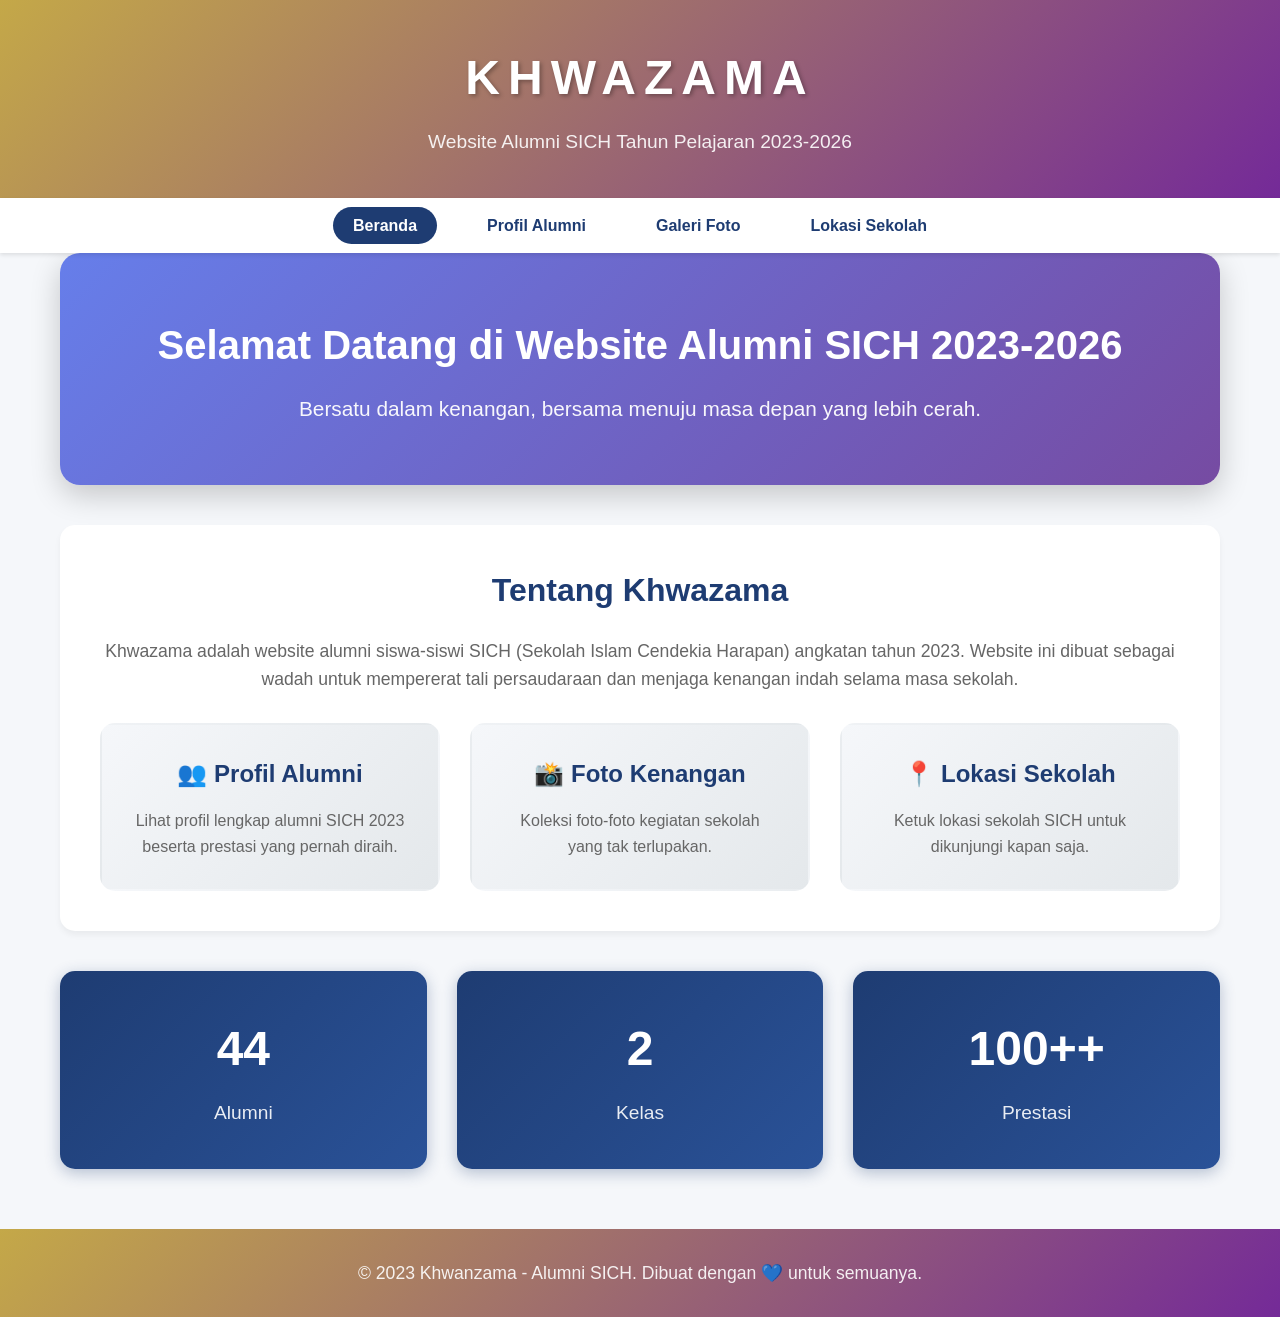
<file: index.html>
<!DOCTYPE html>
<html lang="id">
<head>
    <meta charset="UTF-8">
    <meta name="viewport" content="width=device-width, initial-scale=1.0">
    <title>Khwazama - Alumni SICH 2023</title>
    <link rel="stylesheet" href="style.css">
</head>
<body>
    <header>
        <div class="container">
            <h1>KHWAZAMA</h1>
            <p>Website Alumni SICH Tahun Pelajaran 2023-2026</p>
        </div>
    </header>
    
    <nav>
        <div class="container">
            <ul>
                <li><a href="index.html" class="active">Beranda</a></li>
                <li><a href="profil.html">Profil Alumni</a></li>
                <li><a href="galeri.html">Galeri Foto</a></li>
                <li><a href="lokasi.html">Lokasi Sekolah</a></li>

            </ul>
        </div>
    </nav>
    
    <main class="container">
        <section class="hero">
            <h2>Selamat Datang di Website Alumni SICH 2023-2026</h2>
            <p>Bersatu dalam kenangan, bersama menuju masa depan yang lebih cerah.</p>
        </section>
        
        <section class="about">
            <h3>Tentang Khwazama</h3>
            <p>Khwazama adalah website alumni siswa-siswi SICH (Sekolah Islam Cendekia Harapan) angkatan tahun 2023. Website ini dibuat sebagai wadah untuk mempererat tali persaudaraan dan menjaga kenangan indah selama masa sekolah.</p>
            
            <div class="features">
                <div class="feature-card">
                    <h4>👥 Profil Alumni</h4>
                    <p>Lihat profil lengkap alumni SICH 2023 beserta prestasi yang pernah diraih.</p>
                </div>
                <div class="feature-card">
                    <h4>📸 Foto Kenangan</h4>
                    <p>Koleksi foto-foto kegiatan sekolah yang tak terlupakan.</p>
                </div>
                <div class="feature-card">
                    <h4>📍 Lokasi Sekolah</h4>
                    <p>Ketuk lokasi sekolah SICH untuk dikunjungi kapan saja.</p>
                </div>
            </div>
        </section>
        
        <section class="stats">
            <div class="stat-item">
                <h3>44</h3>
                <p>Alumni</p>
            </div>
            <div class="stat-item">
                <h3>2</h3>
                <p>Kelas</p>
            </div>
            <div class="stat-item">
                <h3>100++</h3>
                <p>Prestasi</p>
            </div>
        </section>
    </main>
    
    <footer>
        <div class="container">
            <p>&copy; 2023 Khwanzama - Alumni SICH. Dibuat dengan 💙 untuk semuanya.</p>
        </div>
    </footer>
</body>
</html>
</file>
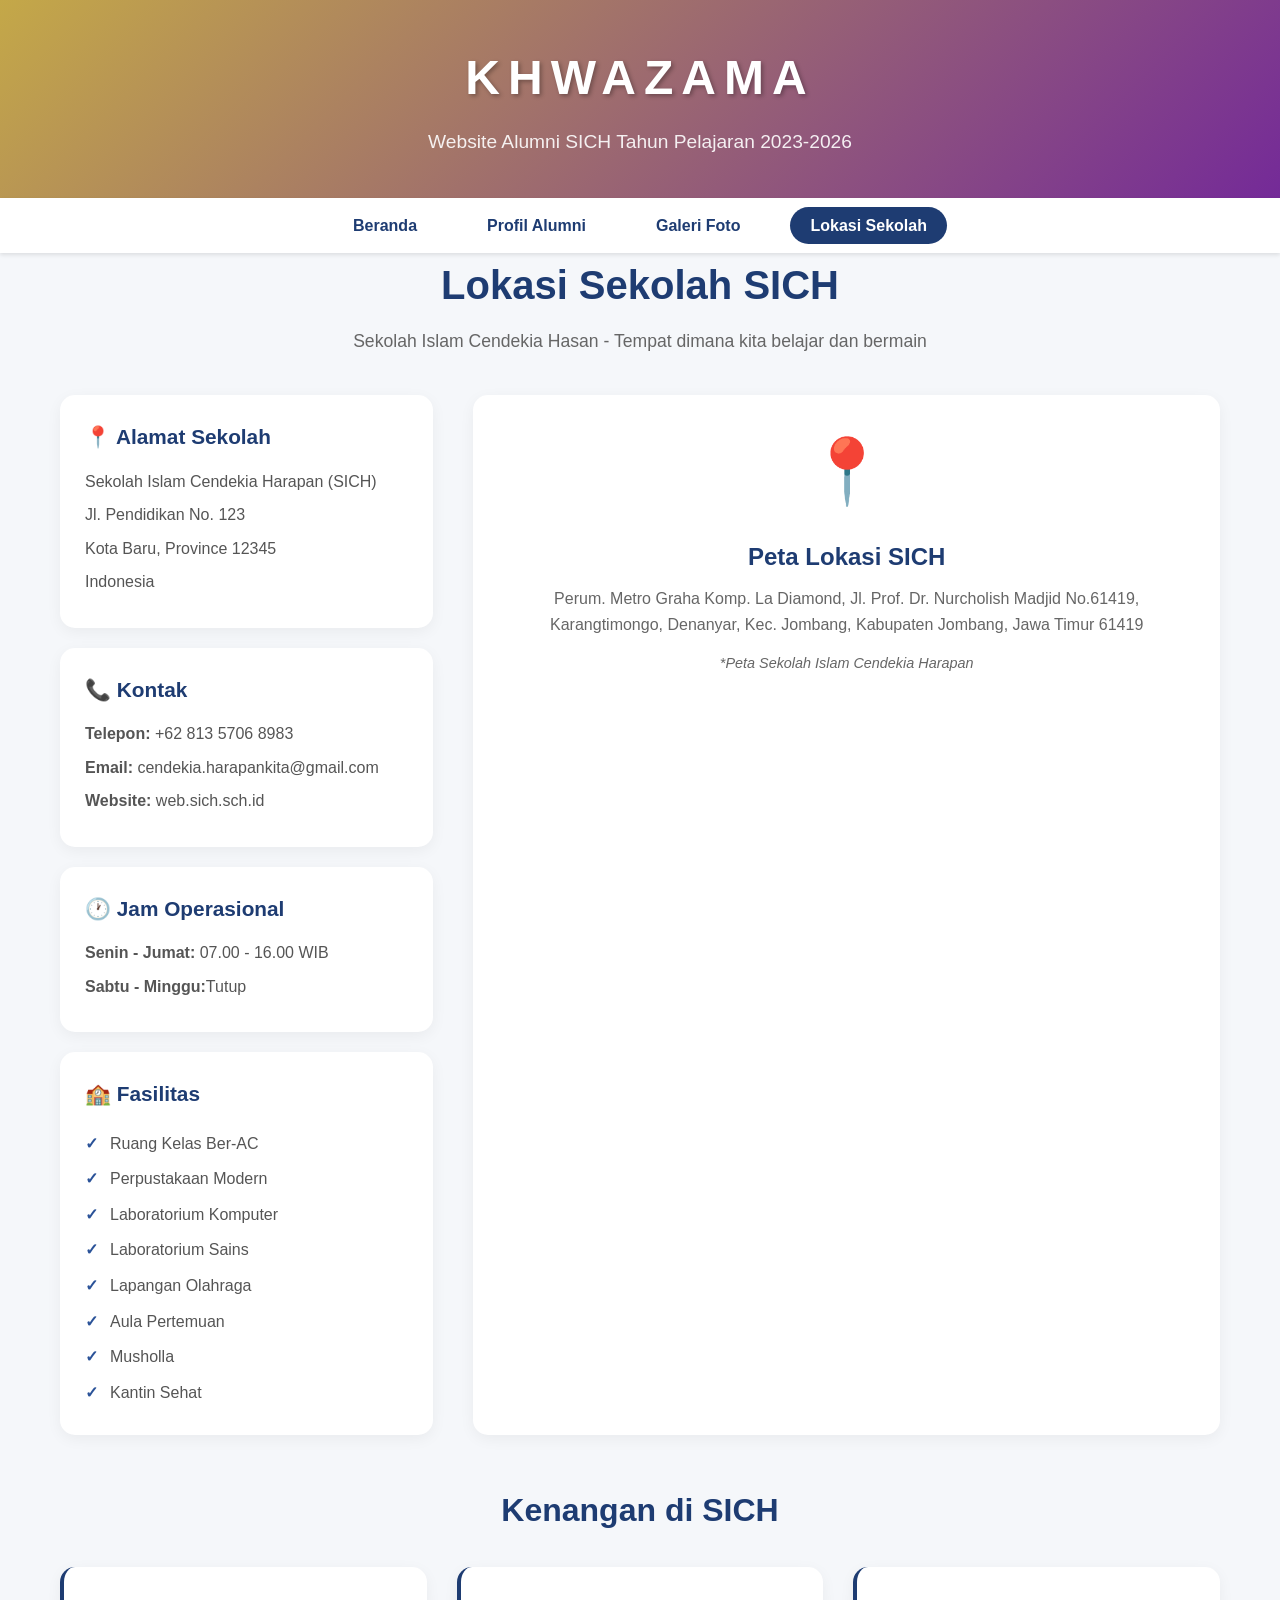
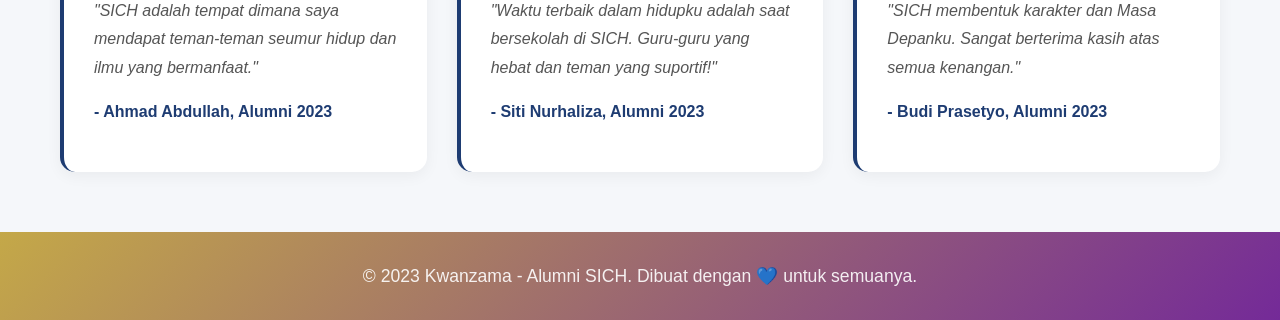
<file: lokasi.html>
<!DOCTYPE html>
<html lang="id">
<head>
    <meta charset="UTF-8">
    <meta name="viewport" content="width=device-width, initial-scale=1.0">
    <title>Lokasi Sekolah - Khwazama SICH 2023</title>
    <link rel="stylesheet" href="style.css">
</head>
<body>
    <header>
        <div class="container">
            <h1>KHWAZAMA</h1>
            <p>Website Alumni SICH Tahun Pelajaran 2023-2026</p>
        </div>
    </header>
    
    <nav>
        <div class="container">
            <ul>
                <li><a href="index.html">Beranda</a></li>
                <li><a href="profil.html">Profil Alumni</a></li>
                <li><a href="galeri.html">Galeri Foto</a></li>
                <li><a href="lokasi.html" class="active">Lokasi Sekolah</a></li>
            </ul>
        </div>
    </nav>
    
    <main class="container">
        <section class="page-title">
            <h2>Lokasi Sekolah SICH</h2>
            <p>Sekolah Islam Cendekia Hasan - Tempat dimana kita belajar dan bermain</p>
        </section>
        
        <section class="location-container">
            <div class="location-info">
                <div class="info-card">
                    <h3>📍 Alamat Sekolah</h3>
                    <p>Sekolah Islam Cendekia Harapan (SICH)</p>
                    <p>Jl. Pendidikan No. 123</p>
                    <p>Kota Baru, Province 12345</p>
                    <p>Indonesia</p>
                </div>
                
                <div class="info-card">
                    <h3>📞 Kontak</h3>
                    <p><strong>Telepon:</strong> +62 813 5706 8983</p>
                    <p><strong>Email:</strong> cendekia.harapankita@gmail.com</p>
                    <p><strong>Website:</strong> web.sich.sch.id</p>
                </div>
                
                <div class="info-card">
                    <h3>🕐 Jam Operasional</h3>
                    <p><strong>Senin - Jumat:</strong> 07.00 - 16.00 WIB</p>
                    <p><strong>Sabtu - Minggu:</strong>Tutup</p>
                </div>
                
                <div class="info-card">
                    <h3>🏫 Fasilitas</h3>
                    <ul>
                        <li>Ruang Kelas Ber-AC</li>
                        <li>Perpustakaan Modern</li>
                        <li>Laboratorium Komputer</li>
                        <li>Laboratorium Sains</li>
                        <li>Lapangan Olahraga</li>
                        <li>Aula Pertemuan</li>
                        <li>Musholla</li>
                        <li>Kantin Sehat</li>
                    </ul>
                </div>
            </div>
            
            <div class="map-container">
                <div class="map-placeholder">
                    <div class="map-pin">📍</div>
                    <h3>Peta Lokasi SICH</h3>
                    <p>Perum. Metro Graha Komp. La Diamond, Jl. Prof. Dr. Nurcholish Madjid No.61419, Karangtimongo, Denanyar, Kec. Jombang, Kabupaten Jombang, Jawa Timur 61419</p>
                    <p class="map-note">*Peta Sekolah Islam Cendekia Harapan</p>
                    
                    <!-- Google Maps Embed - dapat diaktifkan dengan API key -->
                    <iframe 
                        src="https://www.google.com/maps/embed?pb=!1m18!1m12!1m3!1d2658.430943414486!2d112.20182647806463!3d-7.542911070316567!2m3!1f0!2f0!3f0!3m2!1i1024!2i768!4f13.1!3m3!1m2!1s0x2e7841317a0abb15%3A0x6fe5e8542ee34b7!2sSekolah%20Islam%20Cendekia%20Harapan%20(SICH)!5e1!3m2!1sid!2sid!4v1771082681294!5m2!1sid!2sid"
                        width="100%" 
                        height="400" 
                        style="border:0; border-radius: 10px; margin-top: 20px;" 
                        allowfullscreen="" 
                        loading="lazy">
                    </iframe>
                </div>
            </div>
        </section>
        
        <section class="testimonials">
            <h3>Kenangan di SICH</h3>
            <div class="testimonial-grid">
                <div class="testimonial-card">
                    <p>"SICH adalah tempat dimana saya mendapat teman-teman seumur hidup dan ilmu yang bermanfaat."</p>
                    <p class="author">- Ahmad Abdullah, Alumni 2023</p>
                </div>
                <div class="testimonial-card">
                    <p>"Waktu terbaik dalam hidupku adalah saat bersekolah di SICH. Guru-guru yang hebat dan teman yang suportif!"</p>
                    <p class="author">- Siti Nurhaliza, Alumni 2023</p>
                </div>
                <div class="testimonial-card">
                    <p>"SICH membentuk karakter dan Masa Depanku. Sangat berterima kasih atas semua kenangan."</p>
                    <p class="author">- Budi Prasetyo, Alumni 2023</p>
                </div>
            </div>
        </section>
    </main>
    
    <footer>
        <div class="container">
            <p>&copy; 2023 Kwanzama - Alumni SICH. Dibuat dengan 💙 untuk semuanya.</p>
        </div>
    </footer>
</body>
</html>
</file>
<file: style.css>
/* ========================================
   KWANZAMA - Alumni SICH 2023
   Stylesheet untuk semua halaman
   ======================================== */

/* Reset dan Base Styles */
* {
    margin: 0;
    padding: 0;
    box-sizing: border-box;
}

body {
    font-family: 'Segoe UI', Tahoma, Geneva, Verdana, sans-serif;
    line-height: 1.6;
    color: #333;
    background-color: #f5f7fa;
}

/* background dasar kembali semula */
body.siswa-page {
    background-color: #f5f7fa;
}




/* Container */
.container {
    max-width: 1200px;
    margin: 0 auto;
    padding: 0 20px;
}

/* ========================================
   HEADER STYLES
   ======================================== */
header {
    background: linear-gradient(135deg, #C4A848 0%, #742a98 100%);
    animation: animateGradient 5s linear infinite;
    color: white;
    padding: 40px 0;
    text-align: center;
    box-shadow: 0 4px 6px rgba(0,0,0,0.1);
}

header h1 {
    font-size: 3rem;
    letter-spacing: 8px;
    margin-bottom: 10px;
    text-shadow: 2px 2px 4px rgba(0,0,0,0.3);
}

header p {
    font-size: 1.2rem;
    opacity: 0.9;
}

/* ========================================
   NAVIGATION STYLES
   ======================================== */
nav {
    background-color: #fff;
    box-shadow: 0 2px 4px rgba(0,0,0,0.1);
    position: sticky;
    top: 0;
    z-index: 100;
}

nav ul {
    list-style: none;
    display: flex;
    justify-content: center;
    flex-wrap: wrap;
    padding: 15px 0;
}

nav ul li {
    margin: 0 15px;
}

nav ul li a {
    text-decoration: none;
    color: #1e3c72;
    font-weight: 600;
    padding: 10px 20px;
    border-radius: 25px;
    transition: all 0.3s ease;
}

nav ul li a:hover {
    background-color: #1e3c72;
    color: white;
}

nav ul li a.active {
    background-color: #1e3c72;
    color: white;
}

/* ========================================
   MAIN CONTENT STYLES
   ======================================== */
main {
    padding: 40px 0;
    min-height: calc(100vh - 300px);
}

.page-title {
    text-align: center;
    margin-bottom: 40px;
}

.page-title h2 {
    color: #1e3c72;
    font-size: 2.5rem;
    margin-bottom: 10px;
}

.page-title p {
    color: #666;
    font-size: 1.1rem;
}

/* ========================================
   HERO SECTION (Index)
   ======================================== */
.hero {
    background: linear-gradient(135deg, #667eea 0%, #764ba2 100%);
    color: white;
    padding: 60px 40px;
    border-radius: 20px;
    text-align: center;
    margin-bottom: 40px;
    box-shadow: 0 10px 30px rgba(0,0,0,0.2);
}

.hero h2 {
    font-size: 2.5rem;
    margin-bottom: 15px;
}

.hero p {
    font-size: 1.3rem;
    opacity: 0.95;
}

/* ========================================
   ABOUT SECTION (Index)
   ======================================== */
.about {
    background-color: white;
    padding: 40px;
    border-radius: 15px;
    margin-bottom: 40px;
    box-shadow: 0 4px 6px rgba(0,0,0,0.05);
}

.about h3 {
    color: #1e3c72;
    font-size: 2rem;
    margin-bottom: 20px;
    text-align: center;
}

.about > p {
    text-align: center;
    color: #666;
    margin-bottom: 30px;
    font-size: 1.1rem;
}

.features {
    display: grid;
    grid-template-columns: repeat(auto-fit, minmax(250px, 1fr));
    gap: 30px;
    margin-top: 30px;
}

.feature-card {
    background: linear-gradient(135deg, #f5f7fa 0%, #e4e8eb 100%);
    padding: 30px;
    border-radius: 15px;
    text-align: center;
    transition: transform 0.3s ease;
    border: 2px solid transparent;
}

.feature-card:hover {
    transform: translateY(-5px);
    border-color: #1e3c72;
}

.feature-card h4 {
    color: #1e3c72;
    font-size: 1.5rem;
    margin-bottom: 15px;
}

.feature-card p {
    color: #666;
}

/* ========================================
   STATS SECTION (Index)
   ======================================== */
.stats {
    display: grid;
    grid-template-columns: repeat(auto-fit, minmax(200px, 1fr));
    gap: 30px;
    margin-top: 40px;
}

.stat-item {
    background: linear-gradient(135deg, #1e3c72 0%, #2a5298 100%);
    color: white;
    padding: 40px;
    border-radius: 15px;
    text-align: center;
    box-shadow: 0 4px 15px rgba(30, 60, 114, 0.3);
}

.stat-item h3 {
    font-size: 3rem;
    margin-bottom: 10px;
}

.stat-item p {
    font-size: 1.2rem;
    opacity: 0.9;
}

/* ========================================
   ALUMNI PROFILE STYLES (Profil)
   ======================================== */
.alumni-card {
    position: relative;
}

/* ========================================
   SISWA DETAIL STYLES
   ======================================== */
body.siswa-page,
.siswa-profile {
    background-color: #ffffff;
}

/* kartu detail siswa */
.siswa-card {
    background: #ffffff;
    border-radius: 15px;
    box-shadow: 0 4px 15px rgba(0, 0, 0, 0.05);
    padding: 30px;
    margin: 0 auto;
    max-width: 900px;
}

/* foto dibuat sedang (tidak terlalu besar) */
.siswa-photo {
    width: 220px;
    height: 220px;
    margin: 0 auto 20px auto;
    border-radius: 20px;
    overflow: hidden;
    box-shadow: 0 8px 20px rgba(0,0,0,0.08);
    background: #f5f7fa;
}

.siswa-photo img {
    width: 100%;
    height: 100%;
    object-fit: cover;
}

/* penjelasan/isi di tengah */
.siswa-info {
    text-align: center;
}

/* prestasi list style tetap ikut theme */
.siswa-info .prestasi h4,
.siswa-info h3 {
    color: #1e3c72;
}

.siswa-info .prestasi ul {
    list-style: none;
    margin-top: 10px;
    display: inline-block;
    text-align: left;
}

.siswa-info .prestasi ul li {
    padding: 6px 0 6px 28px;
    position: relative;
    color: #555;
}

.siswa-info .prestasi ul li::before {
    content: "🏆";
    position: absolute;
    left: 0;
    top: 50%;
    transform: translateY(-50%);
    font-size: 0.9rem;
}


/* Overlay link agar kartu bisa diklik tanpa mengubah tampilan */
.alumni-card-link {
    position: absolute;
    inset: 0;
    z-index: 2;
    text-decoration: none;
    background: transparent;
}

.alumni-card:hover .alumni-card-link {
    /* tetap transparan; hanya memastikan area klik */
}

.alumni-filter {
    text-align: center;
    margin-bottom: 40px;
    padding: 20px;
    background-color: white;
    border-radius: 10px;
    box-shadow: 0 2px 4px rgba(0,0,0,0.05);
}

.alumni-filter label {
    font-weight: 600;
    color: #1e3c72;
    margin-right: 10px;
}

.alumni-filter select {
    padding: 10px 20px;
    font-size: 1rem;
    border: 2px solid #1e3c72;
    border-radius: 25px;
    outline: none;
    cursor: pointer;
    color: #333;
}

.alumni-grid {
    display: grid;
    grid-template-columns: repeat(auto-fit, minmax(350px, 1fr));
    gap: 30px;
}

.alumni-card {
    background: linear-gradient(135deg, #C4A848 0%, #742a98 100%);
    border-radius: 15px;
    overflow: hidden;
    box-shadow: 0 4px 15px rgba(0, 0, 0, 0.303);
    transition: transform 0.3s ease;
    display: flex;
    flex-direction: row;
}

.alumni-card:hover {
    transform: translateY(-5px);
    box-shadow: 0 8px 25px rgba(0,0,0,0.15);
}

.alumni-photo {
    flex-shrink: 0;
    width: 150px;
    height: 150px;
    overflow: hidden;
}

.alumni-photo img {
    width: 100%;
    height: 100%;
    object-fit: cover;
}

.alumni-info {
    padding: 20px;
    flex: 1;
}

.alumni-info h3 {
    color: #ffffff;
    font-size: 1.4rem;
    margin-bottom: 5px;
}

.alumni-info .kelas {
    color: #2a5298;
    font-weight: 600;
    font-size: 1rem;
    margin-bottom: 15px;
    padding: 5px 15px;
    background-color: #e8f0fe;
    border-radius: 15px;
    display: inline-block;
}

.alumni-info .prestasi h4 {
    color: #ffffff;
    font-size: 1rem;
    margin-bottom: 8px;
}

.alumni-info .prestasi ul {
    list-style: none;
    font-size: 0.9rem;
    color: #ffffff;
}

.alumni-info .prestasi ul li {
    padding: 3px 0;
    padding-left: 20px;
    position: relative;
}

.alumni-info .prestasi ul li::before {
    content: "🏆";
    position: absolute;
    left: 0;
    font-size: 0.8rem;
}

/* ========================================
   GALLERY STYLES (Galeri)
   ======================================== */
.gallery-categories {
    text-align: center;
    margin-bottom: 40px;
    display: flex;
    flex-wrap: wrap;
    justify-content: center;
    gap: 10px;
}

.category-btn {
    padding: 12px 25px;
    border: 2px solid #1e3c72;
    background-color: white;
    color: #1e3c72;
    font-weight: 600;
    border-radius: 25px;
    cursor: pointer;
    transition: all 0.3s ease;
}

.category-btn:hover,
.category-btn.active {
    background-color: #1e3c72;
    color: white;
}

.gallery-grid {
    display: grid;
    grid-template-columns: repeat(auto-fill, minmax(300px, 1fr));
    gap: 25px;
}

.gallery-item {
    position: relative;
    
    background-color: white;
    border-radius: 15px;
    overflow: hidden;
    box-shadow: 0 4px 15px rgba(0,0,0,0.1);
    transition: all 0.3s ease;
}

.gallery-item:hover {
    transform: scale(1.02);
    box-shadow: 0 8px 25px rgba(0,0,0,0.15);
}

.gallery-item img {
    width: 100%;
    height: 250px;
    object-fit: cover;
}

.gallery-caption {
    padding: 20px;
}

.gallery-caption h4 {
    color: #1e3c72;
    font-size: 1.2rem;
    margin-bottom: 8px;
}

.gallery-caption p {
    color: #666;
    font-size: 0.95rem;
}

/* Video Gallery Styles */
.gallery-item video,
.gallery-item .video-thumbnail {
    width: 100%;
    height: 250px;
    object-fit: cover;
}

.gallery-item .video-thumbnail {
    position: relative;
    cursor: pointer;
    background-color: #000;
}

.gallery-item .video-thumbnail img {
    width: 100%;
    height: 100%;
    object-fit: cover;
    opacity: 0.8;
    transition: opacity 0.3s ease;
}

.gallery-item .video-thumbnail:hover img {
    opacity: 0.6;
}

.gallery-item .play-button {
    position: absolute;
    top: 50%;
    left: 50%;
    transform: translate(-50%, -50%);
    width: 60px;
    height: 60px;
    background-color: rgba(30, 60, 114, 0.9);
    border-radius: 50%;
    display: flex;
    align-items: center;
    justify-content: center;
    pointer-events: none;
    transition: transform 0.3s ease, background-color 0.3s ease;
}

.gallery-item .video-thumbnail:hover .play-button {
    transform: translate(-50%, -50%) scale(1.1);
    background-color: #1e3c72;
}

.play-button::before {
    content: '';
    width: 0;
    height: 0;
    border-top: 12px solid transparent;
    border-bottom: 12px solid transparent;
    border-left: 20px solid white;
    margin-left: 5px;
}

/* Photo Modal Styles (untuk foto di galeri.html) */
.photo-modal {
    display: none;
    position: fixed;
    inset: 0;
    z-index: 1000;
    background-color: rgba(0, 0, 0, 0.9);
    align-items: center;
    justify-content: center;
    padding: 20px;
}

.photo-modal.active {
    display: flex;
}

.photo-modal-img {
    max-width: 100%;
    max-height: 80vh;
    object-fit: contain;
    background: #000;
    border-radius: 10px;
}

.photo-modal-close {
    position: absolute;
    top: 15px;
    right: 25px;
    color: white;
    font-size: 40px;
    font-weight: bold;
    cursor: pointer;
    border: none;
    background: transparent;
    line-height: 1;
    z-index: 1001;
}

.photo-modal-caption {
    margin-top: 12px;
    color: #fff;
    text-align: center;
    font-size: 1.05rem;
}

.photo-modal > div,
.photo-modal > img {
    display: block;
}

.photo-modal {
    flex-direction: column;
}

/* Video Modal Styles */
.video-modal {
    display: none;
    position: fixed;
    z-index: 1000;
    left: 0;
    top: 0;
    width: 100%;
    height: 100%;
    background-color: rgba(0, 0, 0, 0.9);
    align-items: center;
    justify-content: center;
}

.video-modal.active {
    display: flex;
}


.video-modal-content {
    position: relative;
    max-width: 90%;
    max-height: 90%;
    background-color: #000;
    border-radius: 10px;
    overflow: hidden;
}

.video-modal-content video {
    max-width: 100%;
    max-height: 80vh;
    display: block;
}

.video-modal-close {
    position: absolute;
    top: 15px;
    right: 25px;
    color: white;
    font-size: 40px;
    font-weight: bold;
    cursor: pointer;
    z-index: 1001;
    transition: color 0.3s ease;
}

.video-modal-close:hover {
    color: #C4A848;
}

.video-modal-title {
    position: absolute;
    bottom: 0;
    left: 0;
    right: 0;
    background: linear-gradient(transparent, rgba(0,0,0,0.8));
    color: white;
}

/* ========================================
   LOCATION STYLES (Lokasi)
   ======================================== */
.location-container {
    display: grid;
    grid-template-columns: 1fr 2fr;
    gap: 40px;
    margin-bottom: 50px;
}

.location-info {
    display: flex;
    flex-direction: column;
    gap: 20px;
}

.info-card {
    background-color: white;
    padding: 25px;
    border-radius: 15px;
    box-shadow: 0 4px 15px rgba(0,0,0,0.05);
}

.info-card h3 {
    color: #1e3c72;
    font-size: 1.3rem;
    margin-bottom: 15px;
    display: flex;
    align-items: center;
    gap: 10px;
}

.info-card p {
    color: #555;
    margin-bottom: 8px;
}

.info-card ul {
    list-style: none;
    color: #555;
}

.info-card ul li {
    padding: 5px 0;
    padding-left: 25px;
    position: relative;
}

.info-card ul li::before {
    content: "✓";
    position: absolute;
    left: 0;
    color: #2a5298;
    font-weight: bold;
}

.map-container {
    background-color: white;
    padding: 25px;
    border-radius: 15px;
    box-shadow: 0 4px 15px rgba(0,0,0,0.05);
}

.map-placeholder {
    text-align: center;
    position: relative;
}

.map-pin {
    font-size: 4rem;
    margin-bottom: 15px;
}

.map-placeholder h3 {
    color: #1e3c72;
    font-size: 1.5rem;
    margin-bottom: 10px;
}

.map-placeholder p {
    color: #666;
}

.map-note {
    font-size: 0.9rem;
    color: #999;
    font-style: italic;
    margin-top: 15px;
}

/* ========================================
   TESTIMONIALS STYLES (Lokasi)
   ======================================== */
.testimonials {
    margin-top: 50px;
}

.testimonials h3 {
    color: #1e3c72;
    font-size: 2rem;
    text-align: center;
    margin-bottom: 30px;
}

.testimonial-grid {
    display: grid;
    grid-template-columns: repeat(auto-fit, minmax(300px, 1fr));
    gap: 30px;
}

.testimonial-card {
    background-color: white;
    padding: 30px;
    border-radius: 15px;
    box-shadow: 0 4px 15px rgba(0,0,0,0.05);
    border-left: 4px solid #1e3c72;
}

.testimonial-card p {
    color: #555;
    font-style: italic;
    line-height: 1.8;
    margin-bottom: 15px;
}

.testimonial-card .author {
    color: #1e3c72;
    font-weight: 600;
    font-style: normal;
}

/* ========================================
   FOOTER STYLES
   ======================================== */
footer {
    background: linear-gradient(135deg,  #C4A848 0%, #742a98 100%);
    color: white;
    text-align: center;
    padding: 30px 0;
    margin-top: 60px;
}

footer p {
    font-size: 1.1rem;
    opacity: 0.9;
}

/* ========================================
   RESPONSIVE STYLES
   ======================================== */
@media (max-width: 768px) {
    header h1 {
        font-size: 2rem;
        letter-spacing: 4px;
    }
    
    header p {
        font-size: 1rem;
    }
    
    nav ul {
        flex-direction: column;
        align-items: center;
    }
    
    nav ul li {
        margin: 5px 0;
    }
    
    .hero h2 {
        font-size: 1.8rem;
    }
    
    .hero p {
        font-size: 1rem;
    }
    
    .alumni-card {
        flex-direction: column;
    }
    
    .alumni-photo {
        width: 100%;
        height: 200px;
    }
    
    .location-container {
        grid-template-columns: 1fr;
    }
    
    .page-title h2 {
        font-size: 1.8rem;
    }
}

@media (max-width: 480px) {
    .container {
        padding: 0 15px;
    }
    
    .features {
        grid-template-columns: 1fr;
    }
    
    .stats {
        grid-template-columns: 1fr;
    }
    
    .alumni-grid {
        grid-template-columns: 1fr;
    }
    
    .gallery-grid {
        grid-template-columns: 1fr;
    }
    
    .testimonial-grid {
        grid-template-columns: 1fr;
    }
}

@keyframes animateGradient {
    0% {
        background-position: 0% 50%;
    }
    100% {
        background-position: 100% 50%;
    }
}
</file>
